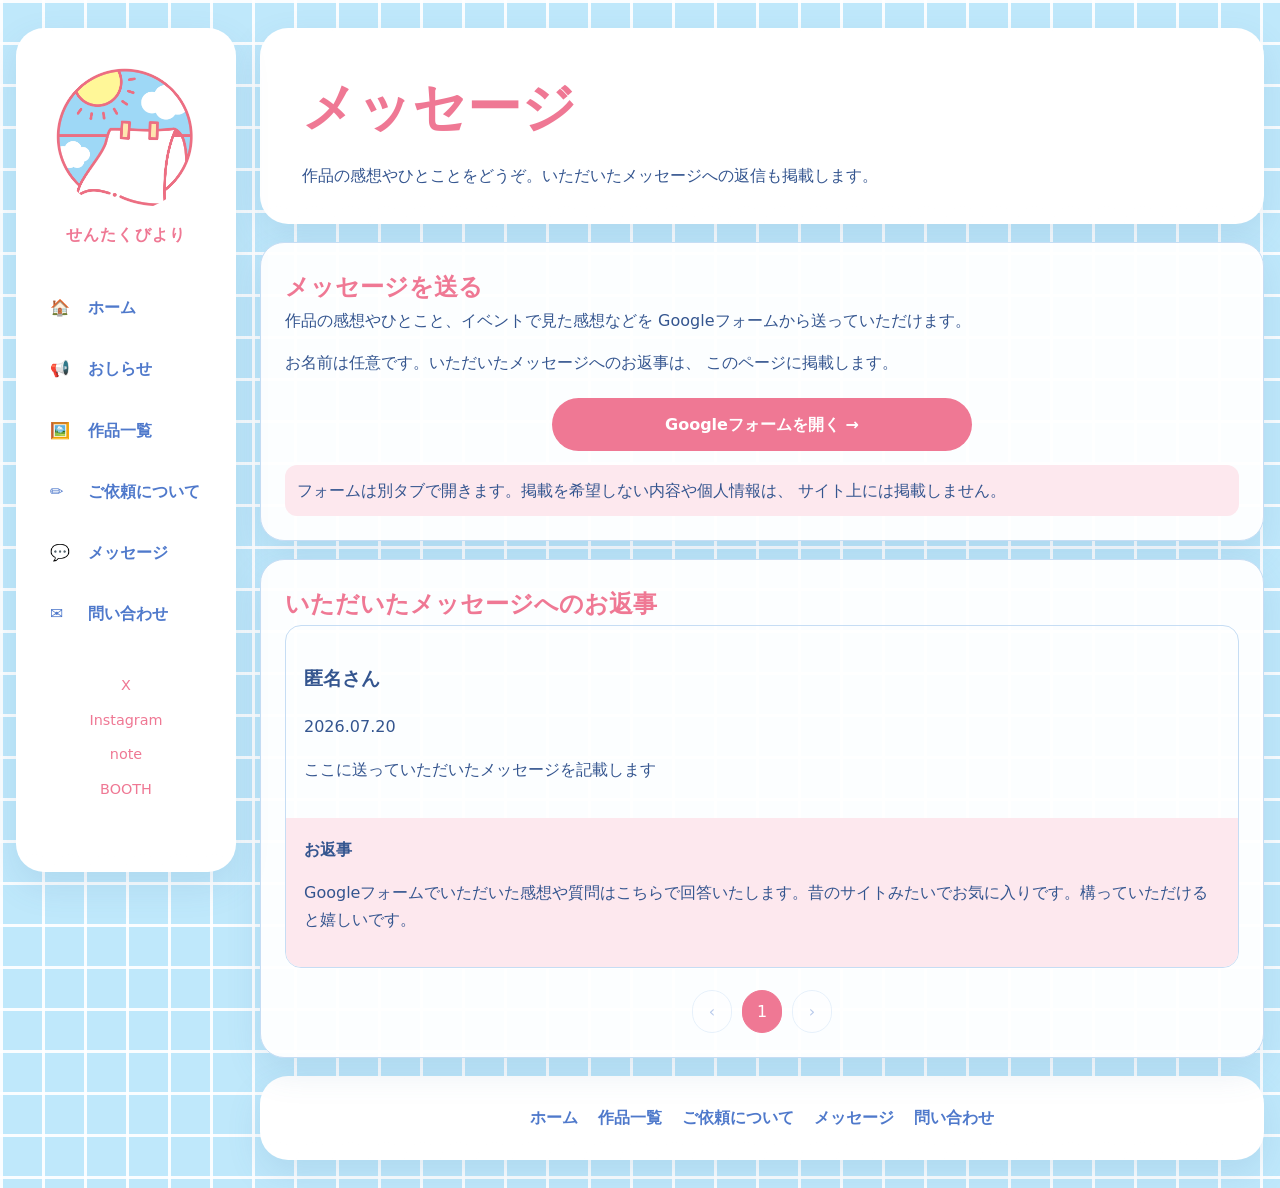
<file: guestbook.html>
<!doctype html>
<html lang="ja">
<head>
  <meta charset="utf-8">
  <meta name="viewport" content="width=device-width, initial-scale=1">
  <title>メッセージ｜せんたくびより</title>
  <meta name="description" content="作品への感想やメッセージを送れるゲストブックです。">
  <link rel="stylesheet" href="styles.css?v=9">
</head>
<body>
  <a class="skip-link" href="#main">本文へ移動</a>

  <div class="site-shell">

    <aside class="sidebar scallop-panel">
      <a class="brand-block" href="index.html">
        <img src="assets/brand-logo.png" alt="せんたくびよりのロゴ">
        <span class="brand-name">せんたくびより</span>
      </a>

      <nav class="side-nav" aria-label="メインメニュー">

        <a class="nav-home" href="index.html">🏠 <span>ホーム</span></a>
        <a class="nav-news" href="index.html#news-title">📢 <span>おしらせ</span></a>
        <a class="nav-works" href="index.html#works-title">🖼️ <span>作品一覧</span></a>
        <a class="nav-commission" href="index.html#commission">✏️ <span>ご依頼について</span></a>
        <a class="nav-guestbook" href="index.html#guestbook-title">💬 <span>メッセージ</span></a>
        <a class="nav-contact" href="mailto:sentakubiyori01@gmail.com">✉️ <span>問い合わせ</span></a>

      </nav>

      <div class="sidebar-social">
        <a href="https://x.com/haruyama3333" aria-label="X">X</a>
        <a href="https://www.instagram.com/haruyama_3333" aria-label="Instagram">Instagram</a>
        <a href="https://note.com/haruyama3333" aria-label="note">note</a>
        <a href="https://oigatuo.booth.pm/" aria-label="BOOTH">BOOTH</a>
      </div>
    </aside>

    <div class="content-column">
      <header class="subpage-hero scallop-panel">
        <h1>メッセージ</h1>
        <p>作品の感想やひとことをどうぞ。いただいたメッセージへの返信も掲載します。</p>
      </header>

      <main id="main" class="subpage-main">
        <div class="guestbook-stack">
          <section class="panel message-invite" aria-labelledby="form-title">
            <h2 id="form-title">メッセージを送る</h2>
            <p>
              作品の感想やひとこと、イベントで見た感想などを
              Googleフォームから送っていただけます。
            </p>
            <p>
              お名前は任意です。いただいたメッセージへのお返事は、
              このページに掲載します。
            </p>

            <a class="google-form-button"
               href="https://docs.google.com/forms/d/e/1FAIpQLSedOW4V_mHNqN5sh_c_A3IC-OZR1ZAeZFLhigSjHvtuf6jIUA/viewform?usp=publish-editor"
               target="_blank"
               rel="noopener noreferrer">
              Googleフォームを開く →
            </a>

            <div class="notice-box">
              フォームは別タブで開きます。掲載を希望しない内容や個人情報は、
              サイト上には掲載しません。
            </div>
          </section>

          <section class="panel" aria-labelledby="replies-title">
            <h2 id="replies-title">いただいたメッセージへのお返事</h2>

            <div class="guestbook-list" id="guestbookArchive"><p>読み込み中です…</p></div>
            <nav class="guestbook-pagination" aria-label="お返事一覧ページ">
              <button type="button" id="guestbookPrev" aria-label="前のページ">‹</button>
              <div id="guestbookPageNumbers"></div>
              <button type="button" id="guestbookNext" aria-label="次のページ">›</button>
            </nav>
          </section>
        </div>
      </main>

      <footer class="footer scallop-panel">
        <nav>
          <a href="index.html">ホーム</a>
          <a href="index.html#works-title">作品一覧</a>
          <a href="index.html#commission">ご依頼について</a>
          <a href="guestbook.html">メッセージ</a>
          <a href="mailto:sentakubiyori01@gmail.com">問い合わせ</a>
        </nav>
      </footer>
    </div>
  </div>
  <script src="site.js" defer></script>
</body>
</html>
</file>
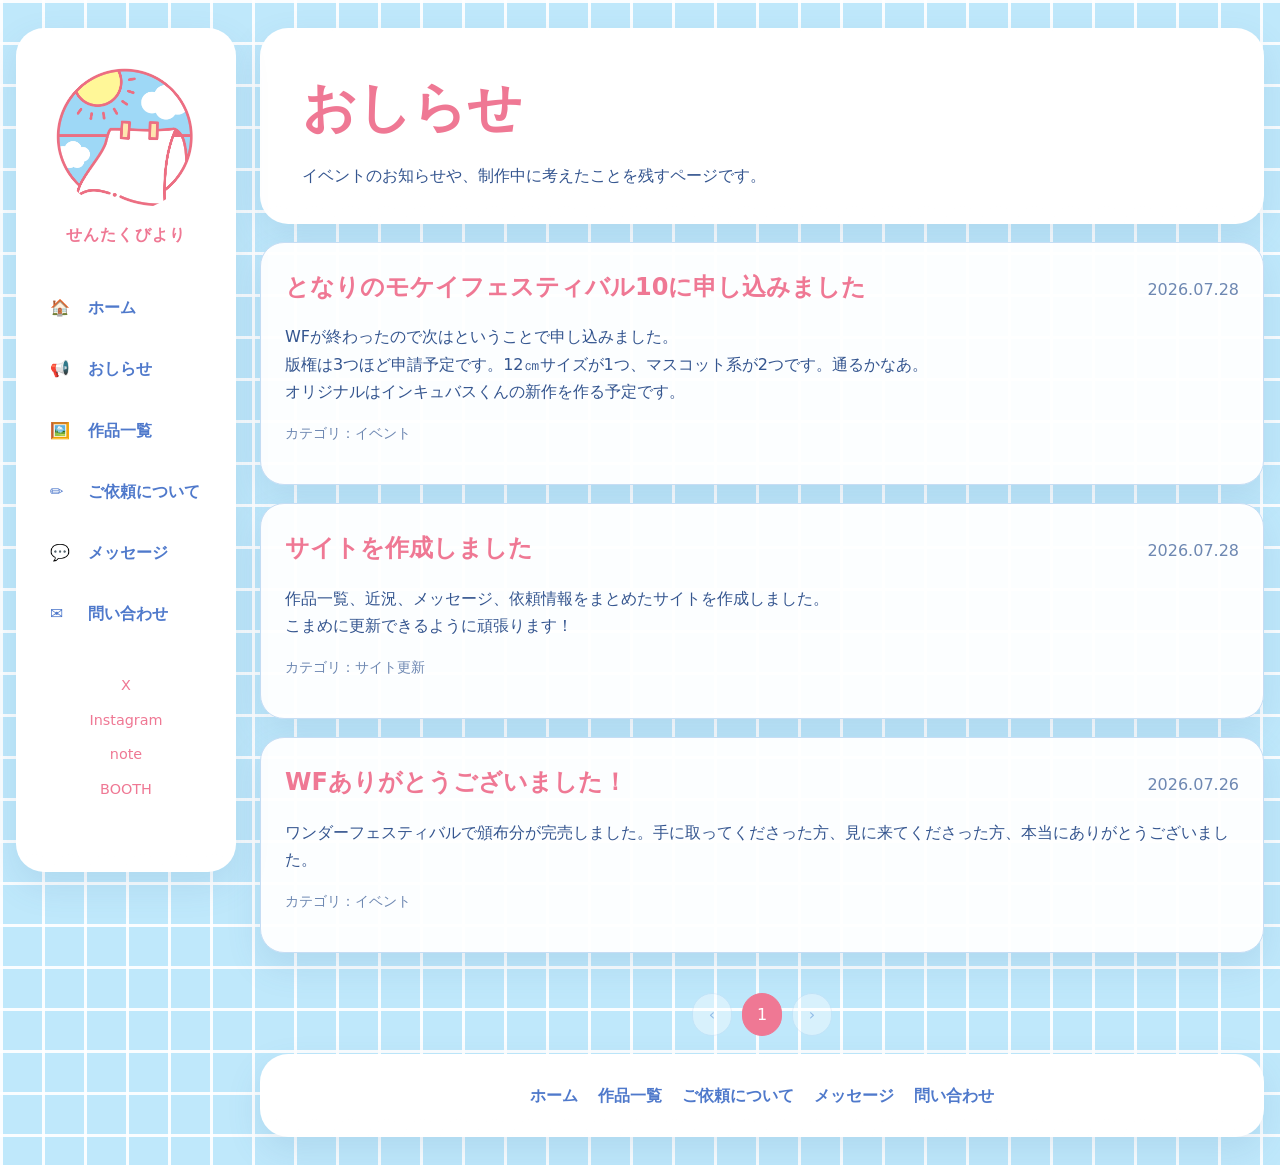
<file: news.html>
<!doctype html>
<html lang="ja">
<head>
  <meta charset="utf-8">
  <meta name="viewport" content="width=device-width, initial-scale=1">
  <title>おしらせ｜せんたくびより</title>
  <meta name="description" content="フィギュア制作のおしらせとイベント情報を掲載しています。">
  <link rel="stylesheet" href="styles.css?v=9">
</head>
<body>
  <a class="skip-link" href="#main">本文へ移動</a>

  <div class="site-shell">

    <aside class="sidebar scallop-panel">
      <a class="brand-block" href="index.html">
        <img src="assets/brand-logo.png" alt="せんたくびよりのロゴ">
        <span class="brand-name">せんたくびより</span>
      </a>

      <nav class="side-nav" aria-label="メインメニュー">

        <a class="nav-home" href="index.html">🏠 <span>ホーム</span></a>
        <a class="nav-news" href="index.html#news-title">📢 <span>おしらせ</span></a>
        <a class="nav-works" href="index.html#works-title">🖼️ <span>作品一覧</span></a>
        <a class="nav-commission" href="index.html#commission">✏️ <span>ご依頼について</span></a>
        <a class="nav-guestbook" href="index.html#guestbook-title">💬 <span>メッセージ</span></a>
        <a class="nav-contact" href="mailto:sentakubiyori01@gmail.com">✉️ <span>問い合わせ</span></a>

      </nav>

      <div class="sidebar-social">
        <a href="https://x.com/haruyama3333" aria-label="X">X</a>
        <a href="https://www.instagram.com/haruyama_3333" aria-label="Instagram">Instagram</a>
        <a href="https://note.com/haruyama3333" aria-label="note">note</a>
        <a href="https://oigatuo.booth.pm/" aria-label="BOOTH">BOOTH</a>
      </div>
    </aside>

    <div class="content-column">
      <header class="subpage-hero scallop-panel">
        <h1>おしらせ</h1>
        <p>イベントのお知らせや、制作中に考えたことを残すページです。</p>
      </header>

      <main id="main" class="subpage-main">
        <section class="archive-list" id="newsArchive" aria-label="おしらせ一覧">
          <p>読み込み中です…</p>
        </section>

        <nav class="news-pagination" aria-label="おしらせ一覧ページ">
          <button type="button" id="newsPrev" aria-label="前のページ">‹</button>
          <div id="newsPageNumbers"></div>
          <button type="button" id="newsNext" aria-label="次のページ">›</button>
        </nav>
      </main>

      <footer class="footer scallop-panel">
        <nav>
          <a href="index.html">ホーム</a>
          <a href="index.html#works-title">作品一覧</a>
          <a href="index.html#commission">ご依頼について</a>
          <a href="guestbook.html">メッセージ</a>
          <a href="mailto:sentakubiyori01@gmail.com">問い合わせ</a>
        </nav>
      </footer>
    </div>
  </div>
  <script src="site.js" defer></script>
</body>
</html>
</file>
<file: styles.css>
:root {
  --sky: #bfe8fb;
  --pink: #ef7894;
  --pink-soft: #fde8ee;
  --blue: #4f79cb;
  --blue-soft: #edf4ff;
  --ink: #34558f;
  --muted: #6e88b2;
  --line: #c6ddf4;
  --white: #fff;
  --shadow: 0 14px 35px rgba(69, 116, 166, .13);
  --radius: 24px;
}

* { box-sizing: border-box; }
html { scroll-behavior: smooth; }
body {
  margin: 0;
  color: var(--ink);
  font-family: "Hiragino Maru Gothic ProN", "Yu Gothic", system-ui, sans-serif;
  line-height: 1.7;
  background-color: var(--sky);
  background-image:
    linear-gradient(rgba(255,255,255,.92) 3px, transparent 3px),
    linear-gradient(90deg, rgba(255,255,255,.92) 3px, transparent 3px);
  background-size: 42px 42px;
}

a { color: inherit; }
img { display: block; max-width: 100%; }
button, a { font: inherit; }
button { cursor: pointer; }

.skip-link {
  position: fixed;
  top: -80px;
  left: 16px;
  z-index: 100;
  padding: 10px 14px;
  color: white;
  background: var(--ink);
  border-radius: 10px;
}
.skip-link:focus { top: 16px; }

.site-shell {
  width: min(1480px, calc(100% - 32px));
  margin: 28px auto;
  display: grid;
  grid-template-columns: 220px minmax(0, 1fr);
  gap: 24px;
}

.scallop-panel {
  background:
    radial-gradient(circle at 18px 0, transparent 17px, white 18px) top left / 36px 22px repeat-x,
    radial-gradient(circle at 18px 100%, transparent 17px, white 18px) bottom left / 36px 22px repeat-x,
    white;
  border-radius: 28px;
  box-shadow: var(--shadow);
}

.sidebar {
  min-height: calc(100vh - 56px);
  padding: 38px 20px 28px;
  position: sticky;
  top: 28px;
  align-self: start;
}

.brand-block {
  display: grid;
  justify-items: center;
  gap: 10px;
  text-decoration: none;
}
.brand-block img {
  width: 145px;
  aspect-ratio: 1;
  object-fit: cover;
  border-radius: 50%;
}
.brand-name {
  color: var(--pink);
  font-weight: 800;
  letter-spacing: .08em;
}

.side-nav {
  display: grid;
  gap: 10px;
  margin: 34px 0;
}
.side-nav a {
  display: grid;
  grid-template-columns: 28px 1fr;
  align-items: center;
  gap: 10px;
  padding: 12px 14px;
  color: var(--blue);
  text-decoration: none;
  font-weight: 700;
  border-radius: 14px;
}
.side-nav a:hover,
.side-nav a.is-current {
  color: var(--pink);
  background: linear-gradient(90deg, var(--pink-soft), #fff);
}

.sidebar-social {
  display: grid;
  gap: 10px;
  justify-items: center;
  margin-top: 30px;
}
.sidebar-social a {
  color: var(--pink);
  text-decoration: none;
  font-size: .9rem;
}

.content-column { min-width: 0; }

.hero {
  padding: 38px 46px;
  display: flex;
  align-items: center;
  justify-content: space-between;
  gap: 28px;
}
.hero-brand {
  display: flex;
  align-items: center;
  gap: 24px;
}
.hero-brand img {
  width: 118px;
  aspect-ratio: 1;
  object-fit: cover;
  border-radius: 50%;
}
.eyebrow,
.section-kicker {
  margin: 0 0 6px;
  color: var(--pink);
  font-weight: 800;
  letter-spacing: .08em;
}
.hero h1 {
  margin: 0;
  color: var(--pink);
  font-size: clamp(2rem, 4vw, 3.5rem);
  line-height: 1.15;
}
.hero p { margin-bottom: 0; }

.hero-social {
  display: flex;
  gap: 12px;
  flex-wrap: wrap;
}
.hero-social a {
  width: 44px;
  height: 44px;
  display: grid;
  place-items: center;
  color: var(--pink);
  text-decoration: none;
  font-weight: 800;
  border: 2px solid var(--pink);
  border-radius: 50%;
  background: white;
}
.hero-social a:hover {
  color: white;
  background: var(--pink);
}

.main-stack {
  display: grid;
  gap: 18px;
  margin-top: 18px;
}
.panel {
  padding: 24px;
  background: rgba(255,255,255,.96);
  border: 1px solid var(--line);
  border-radius: var(--radius);
  box-shadow: var(--shadow);
}
.panel h2 {
  margin: 0;
  color: var(--pink);
}

.section-heading {
  display: flex;
  justify-content: space-between;
  align-items: end;
  gap: 18px;
  margin-bottom: 18px;
}
.text-link {
  color: var(--blue);
  text-decoration: none;
  font-weight: 700;
}

.news-list {
  list-style: none;
  margin: 0;
  padding: 0;
}
.news-list li {
  display: grid;
  grid-template-columns: 120px 1fr;
  gap: 16px;
  padding: 8px 0;
  border-bottom: 1px dashed var(--line);
}
.news-list li:last-child { border-bottom: 0; }
.news-list time {
  color: var(--pink);
  font-variant-numeric: tabular-nums;
}

.filter-row {
  display: flex;
  flex-wrap: wrap;
  gap: 8px;
  margin-bottom: 18px;
}
.filter-button,
.pagination button {
  padding: 7px 13px;
  color: var(--blue);
  background: white;
  border: 1px solid var(--line);
  border-radius: 999px;
}
.filter-button.is-active,
.pagination button.is-current {
  color: white;
  background: var(--pink);
  border-color: var(--pink);
}

.works-grid {
  display: grid;
  grid-template-columns: repeat(4, minmax(0, 1fr));
  gap: 18px;
}
.work-card {
  padding: 0;
  color: inherit;
  text-align: left;
  background: transparent;
  border: 0;
}
.work-card img {
  width: 100%;
  aspect-ratio: 1;
  object-fit: cover;
  background: var(--blue-soft);
  border: 1px solid var(--line);
  border-radius: 16px;
}
.work-card h3 {
  margin: 8px 0 2px;
  font-size: 1rem;
}
.work-card .meta {
  color: var(--muted);
  font-size: .84rem;
}

.pagination {
  display: flex;
  justify-content: center;
  align-items: center;
  gap: 8px;
  margin-top: 20px;
}
.pagination div {
  display: flex;
  gap: 6px;
}

.message-grid {
  display: grid;
  grid-template-columns: repeat(2, minmax(0,1fr));
  gap: 18px;
}
.message-grid article {
  padding: 18px;
  background: linear-gradient(135deg, var(--pink-soft), white);
  border-radius: 16px;
}
.message-grid footer {
  color: var(--muted);
  text-align: right;
}
.reply-box {
  margin-top: 14px;
  padding: 14px;
  background: white;
  border: 1px solid var(--line);
  border-radius: 12px;
}
.reply-box strong {
  color: var(--blue);
}
.reply-box p {
  margin-bottom: 0;
}
.message-cta {
  display: flex;
  justify-content: center;
  width: min(360px, 100%);
  margin: 18px auto 0;
  padding: 10px 16px;
  color: white;
  text-decoration: none;
  font-weight: 800;
  background: var(--pink);
  border-radius: 999px;
}

.commission-grid {
  display: grid;
  grid-template-columns: repeat(4, minmax(0,1fr));
  overflow: hidden;
  border: 1px solid var(--line);
  border-radius: 16px;
}
.commission-grid article {
  padding: 18px;
  border-right: 1px solid var(--line);
}
.commission-grid article:last-child { border-right: 0; }
.commission-grid h3 {
  margin-top: 0;
  color: var(--pink);
}
.commission-cta {
  display: flex;
  justify-content: center;
  width: min(520px, 100%);
  margin: 20px auto 0;
  padding: 12px 18px;
  color: white;
  text-decoration: none;
  font-weight: 800;
  background: var(--pink);
  border-radius: 999px;
}

.footer {
  margin-top: 18px;
  padding: 28px;
}
.footer nav {
  display: flex;
  justify-content: center;
  gap: 20px;
  flex-wrap: wrap;
}
.footer a {
  color: var(--blue);
  text-decoration: none;
  font-weight: 700;
}

/* Modal */
.work-modal {
  width: min(980px, calc(100% - 28px));
  max-height: calc(100dvh - 28px);
  padding: 0;
  border: 0;
  border-radius: 24px;
  box-shadow: 0 24px 80px rgba(13,29,64,.35);
}
.work-modal::backdrop {
  background: rgba(62,87,131,.55);
  backdrop-filter: blur(5px);
}
.modal-shell {
  position: relative;
  display: grid;
  grid-template-columns: 1.15fr .85fr;
  gap: 26px;
  max-height: calc(100dvh - 28px);
  padding: 28px;
  overflow: auto;
  background: white;
}
.modal-close {
  position: absolute;
  top: 12px;
  right: 14px;
  z-index: 2;
  width: 42px;
  height: 42px;
  color: white;
  font-size: 1.5rem;
  background: var(--pink);
  border: 0;
  border-radius: 50%;
}
.modal-main-image-wrap { position: relative; }
.modal-main-image-wrap img {
  width: 100%;
  aspect-ratio: 1;
  object-fit: cover;
  border: 1px solid var(--line);
  border-radius: 18px;
}
.carousel-arrow {
  position: absolute;
  top: 50%;
  width: 40px;
  height: 40px;
  color: var(--pink);
  font-size: 1.6rem;
  background: rgba(255,255,255,.9);
  border: 0;
  border-radius: 50%;
  translate: 0 -50%;
}
.carousel-arrow.left { left: 12px; }
.carousel-arrow.right { right: 12px; }

.thumbnail-row {
  display: grid;
  grid-template-columns: repeat(6, 1fr);
  gap: 8px;
  margin-top: 10px;
}
.thumbnail-row button {
  padding: 0;
  background: transparent;
  border: 2px solid transparent;
  border-radius: 10px;
}
.thumbnail-row button.is-active { border-color: var(--pink); }
.thumbnail-row img {
  aspect-ratio: 1;
  object-fit: cover;
  border-radius: 8px;
}
.image-indicators {
  display: flex;
  justify-content: center;
  gap: 7px;
  margin-top: 10px;
}
.image-indicators span {
  width: 8px;
  height: 8px;
  background: #cbdcf0;
  border-radius: 50%;
}
.image-indicators span.is-active { background: var(--pink); }

.modal-title-row {
  display: flex;
  justify-content: space-between;
  align-items: start;
  gap: 16px;
}
.modal-copy h2 { color: var(--pink); }
.tag {
  padding: 6px 11px;
  color: var(--pink);
  background: var(--pink-soft);
  border-radius: 999px;
}
.spec-list {
  display: grid;
  gap: 7px;
}
.spec-list div {
  display: grid;
  grid-template-columns: 70px 1fr;
  padding: 6px 0;
  border-bottom: 1px dashed var(--line);
}
.spec-list dd { margin: 0; }
.timeline { padding-left: 1.2rem; }
.timeline time {
  margin-right: 10px;
  color: var(--muted);
}

/* Sub pages */
.subpage-header,
.page-hero,
.archive-entry,
.guestbook-layout .panel,
.site-footer {
  background: rgba(255,255,255,.96);
  border: 1px solid var(--line);
  border-radius: var(--radius);
  box-shadow: var(--shadow);
}
.subpage-header {
  width: min(1100px, calc(100% - 32px));
  margin: 28px auto 14px;
  padding: 18px 24px;
  display: flex;
  justify-content: space-between;
}
.subpage-header a {
  text-decoration: none;
  font-weight: 700;
}
main.container,
.site-footer.container {
  width: min(1100px, calc(100% - 32px));
  margin-inline: auto;
}
.page-hero {
  padding: 28px;
  margin-bottom: 16px;
}
.archive-list {
  display: grid;
  gap: 16px;
}
.archive-entry { padding: 24px; }
.archive-entry header {
  display: flex;
  justify-content: space-between;
  gap: 16px;
}
.archive-entry h2 { color: var(--pink); }
.archive-entry img {
  width: min(360px,100%);
  aspect-ratio:1;
  object-fit:cover;
  border-radius:16px;
}
.guestbook-layout {
  display:grid;
  grid-template-columns:.9fr 1.1fr;
  gap:16px;
}
.guestbook-layout .panel { padding:24px; }
.message-form label {
  display:grid;
  gap:6px;
  margin-bottom:14px;
  font-weight:700;
}
.message-form input,
.message-form textarea {
  width:100%;
  padding:12px;
  border:1px solid var(--line);
  border-radius:12px;
}
.message-form textarea { min-height:150px; }
.submit-button {
  padding:11px 18px;
  color:white;
  background:var(--pink);
  border:0;
  border-radius:999px;
}
.notice-box {
  margin-top:14px;
  padding:12px;
  background:var(--pink-soft);
  border-radius:12px;
}
.guestbook-list {
  display:grid;
  gap:14px;
}
.guestbook-entry {
  overflow:hidden;
  border:1px solid var(--line);
  border-radius:16px;
}
.guestbook-message,
.guestbook-reply { padding:18px; }
.guestbook-reply { background:var(--pink-soft); }
.site-footer.container {
  margin-top:16px;
  margin-bottom:28px;
  padding:18px 22px;
}

@media (max-width: 1100px) {
  .site-shell { grid-template-columns: 200px minmax(0,1fr); }
  .works-grid { grid-template-columns: repeat(3, minmax(0,1fr)); }
}

@media (max-width: 860px) {
  .site-shell { display: block; }
  .sidebar {
    min-height: auto;
    position: static;
    margin-bottom: 18px;
  }
  .brand-block {
    grid-template-columns: 74px 1fr;
    justify-items: start;
    align-items: center;
  }
  .brand-block img { width: 74px; }
  .side-nav {
    grid-template-columns: repeat(3,1fr);
    margin: 20px 0;
  }
  .side-nav a {
    grid-template-columns: 1fr;
    text-align: center;
  }
  .hero {
    align-items: flex-start;
  }
  .message-grid,
  .guestbook-layout {
    grid-template-columns: 1fr;
  }
}

@media (max-width: 620px) {
  .site-shell {
    width: min(100% - 16px, 1480px);
    margin: 10px auto;
  }
  .sidebar,
  .hero,
  .panel {
    padding: 18px;
  }
  .side-nav {
    grid-template-columns: repeat(2,1fr);
  }
  .hero {
    display: grid;
  }
  .hero-brand img {
    width: 82px;
  }
  .hero-social {
    justify-content: flex-start;
  }
  .works-grid {
    grid-template-columns: repeat(2, minmax(0,1fr));
  }
  .commission-grid {
    grid-template-columns: 1fr;
  }
  .commission-grid article {
    border-right: 0;
    border-bottom: 1px solid var(--line);
  }
  .modal-shell {
    grid-template-columns: 1fr;
    padding: 18px;
  }
  .thumbnail-row {
    grid-template-columns: repeat(3,1fr);
  }
}


/* v3: subpage common shell and stronger responsive behavior */
.subpage-hero {
  padding: 34px 42px;
}
.subpage-hero h1 {
  margin: 0;
  color: var(--pink);
  font-size: clamp(2rem, 5vw, 3.4rem);
}
.subpage-hero p {
  margin: 8px 0 0;
}
.subpage-main {
  display: grid;
  gap: 18px;
  margin-top: 18px;
}
.archive-list {
  display: grid;
  gap: 18px;
}
.archive-entry {
  padding: 24px;
  background: rgba(255,255,255,.96);
  border: 1px solid var(--line);
  border-radius: var(--radius);
  box-shadow: var(--shadow);
}
.archive-entry header {
  display: flex;
  justify-content: space-between;
  align-items: baseline;
  gap: 16px;
}
.archive-entry h2 {
  margin: 0;
  color: var(--pink);
}
.archive-entry time {
  color: var(--muted);
  font-variant-numeric: tabular-nums;
}
.archive-entry img {
  width: min(420px, 100%);
  aspect-ratio: 1;
  object-fit: cover;
  margin: 18px 0;
  border-radius: 16px;
  border: 1px solid var(--line);
}
.entry-meta {
  color: var(--muted);
  font-size: .9rem;
}

@media (max-width: 860px) {
  .site-shell {
    width: min(100% - 20px, 1480px);
    display: block;
    margin: 10px auto 24px;
  }

  .sidebar {
    min-height: auto;
    position: static;
    top: auto;
    margin-bottom: 16px;
    padding: 18px;
  }

  .brand-block {
    grid-template-columns: 64px 1fr;
    justify-items: start;
    align-items: center;
  }

  .brand-block img {
    width: 64px;
  }

  .side-nav {
    grid-template-columns: repeat(3, minmax(0, 1fr));
    gap: 8px;
    margin: 18px 0;
  }

  .side-nav a {
    grid-template-columns: 1fr;
    justify-items: center;
    min-width: 0;
    padding: 10px 6px;
    text-align: center;
    font-size: .9rem;
  }

  .sidebar-social {
    display: flex;
    justify-content: center;
    flex-wrap: wrap;
  }

  .hero,
  .subpage-hero {
    padding: 24px;
  }

  .hero {
    display: grid;
    gap: 18px;
  }

  .works-grid {
    grid-template-columns: repeat(3, minmax(0,1fr));
  }

  .message-grid,
  .guestbook-layout {
    grid-template-columns: 1fr;
  }

  .commission-grid {
    grid-template-columns: repeat(2, minmax(0,1fr));
  }
}

@media (max-width: 620px) {
  body {
    background-size: 28px 28px;
  }

  .site-shell {
    width: min(100% - 12px, 1480px);
    margin-top: 6px;
  }

  .sidebar,
  .hero,
  .subpage-hero,
  .panel,
  .archive-entry {
    padding: 16px;
    border-radius: 18px;
  }

  .brand-block {
    grid-template-columns: 52px 1fr;
  }

  .brand-block img {
    width: 52px;
  }

  .side-nav {
    grid-template-columns: repeat(2, minmax(0,1fr));
  }

  .side-nav a {
    font-size: .84rem;
    line-height: 1.35;
  }

  .hero-brand {
    align-items: flex-start;
    gap: 14px;
  }

  .hero-brand img {
    width: 72px;
    flex: 0 0 72px;
  }

  .hero h1 {
    font-size: 1.9rem;
  }

  .hero-social a {
    width: 40px;
    height: 40px;
  }

  .section-heading,
  .archive-entry header {
    display: grid;
    gap: 6px;
    align-items: start;
  }

  .news-list li {
    grid-template-columns: 1fr;
    gap: 0;
  }

  .works-grid {
    grid-template-columns: repeat(2, minmax(0,1fr));
    gap: 12px;
  }

  .work-card h3 {
    font-size: .9rem;
  }

  .message-grid {
    grid-template-columns: 1fr;
  }

  .commission-grid {
    grid-template-columns: 1fr;
  }

  .commission-grid article {
    border-right: 0;
    border-bottom: 1px solid var(--line);
  }

  .commission-grid article:last-child {
    border-bottom: 0;
  }

  .footer {
    padding: 18px 14px;
  }

  .footer nav {
    gap: 10px 14px;
  }

  .footer a {
    font-size: .86rem;
  }

  .modal-shell {
    grid-template-columns: 1fr;
    padding: 14px;
  }

  .thumbnail-row {
    grid-template-columns: repeat(3, 1fr);
  }
}


.form-status {
  min-height: 1.5em;
  margin: 12px 0 0;
  color: var(--blue);
  font-weight: 700;
}
.load-error {
  padding: 16px;
  color: #9a3e55;
  background: var(--pink-soft);
  border: 1px solid var(--pink);
  border-radius: 12px;
}


.message-invite {
  align-self: start;
}

.message-invite p {
  margin: 0 0 14px;
}

.google-form-button {
  display: flex;
  justify-content: center;
  align-items: center;
  width: min(420px, 100%);
  margin: 22px auto 0;
  padding: 13px 18px;
  color: white;
  text-decoration: none;
  font-weight: 800;
  background: var(--pink);
  border-radius: 999px;
  transition: transform .2s ease, opacity .2s ease;
}

.google-form-button:hover,
.google-form-button:focus-visible {
  transform: translateY(-2px);
  opacity: .92;
}

@media (max-width: 620px) {
  .google-form-button {
    width: 100%;
  }
}


/* v6: メッセージ送信を上段、お返事一覧を下段へ */
.guestbook-stack {
  display: grid;
  gap: 18px;
}

.guestbook-stack > .panel {
  width: 100%;
}

.message-invite {
  align-self: auto;
}

.guestbook-pagination {
  display: flex;
  justify-content: center;
  align-items: center;
  gap: 10px;
  margin-top: 22px;
}

.guestbook-pagination > div {
  display: flex;
  flex-wrap: wrap;
  justify-content: center;
  gap: 7px;
}

.guestbook-pagination button {
  min-width: 40px;
  min-height: 40px;
  padding: 7px 12px;
  color: var(--blue);
  background: white;
  border: 1px solid var(--line);
  border-radius: 999px;
}

.guestbook-pagination button:hover,
.guestbook-pagination button:focus-visible {
  color: var(--pink);
  border-color: var(--pink);
}

.guestbook-pagination button.is-current {
  color: white;
  background: var(--pink);
  border-color: var(--pink);
}

.guestbook-pagination button:disabled {
  opacity: .4;
  cursor: not-allowed;
}

@media (max-width: 620px) {
  .guestbook-pagination {
    gap: 6px;
  }

  .guestbook-pagination button {
    min-width: 36px;
    min-height: 36px;
    padding: 6px 10px;
  }
}


/* v7: SNSリンクをSVGアイコンへ変更 */
.icon-socials {
  display: flex;
  align-items: center;
  justify-content: center;
  flex-wrap: wrap;
  gap: 12px;
}

.icon-socials .icon-link {
  width: 46px;
  height: 46px;
  display: grid;
  place-items: center;
  padding: 0;
  color: var(--pink);
  background: white;
  border: 2px solid var(--pink);
  border-radius: 50%;
  text-decoration: none;
  transition:
    transform .18s ease,
    background-color .18s ease,
    color .18s ease,
    box-shadow .18s ease;
}

.icon-socials .icon-link svg {
  width: 22px;
  height: 22px;
  display: block;
}

.icon-socials .icon-link:hover,
.icon-socials .icon-link:focus-visible {
  color: white;
  background: var(--pink);
  transform: translateY(-3px) scale(1.06);
  box-shadow: 0 8px 18px rgba(239, 120, 148, .28);
}

.sidebar-social.icon-socials {
  margin-top: 30px;
}

.hero-social.icon-socials {
  justify-content: flex-end;
}

@media (max-width: 860px) {
  .hero-social.icon-socials {
    justify-content: flex-start;
  }
}

@media (max-width: 620px) {
  .icon-socials {
    gap: 9px;
  }

  .icon-socials .icon-link {
    width: 42px;
    height: 42px;
  }

  .icon-socials .icon-link svg {
    width: 20px;
    height: 20px;
  }
}


/* v8: 近況ページを10件ごとにページ切り替え */
.news-pagination {
  display: flex;
  justify-content: center;
  align-items: center;
  gap: 10px;
  margin-top: 22px;
}

.news-pagination > div {
  display: flex;
  flex-wrap: wrap;
  justify-content: center;
  gap: 7px;
}

.news-pagination button {
  min-width: 40px;
  min-height: 40px;
  padding: 7px 12px;
  color: var(--blue);
  background: white;
  border: 1px solid var(--line);
  border-radius: 999px;
}

.news-pagination button:hover,
.news-pagination button:focus-visible {
  color: var(--pink);
  border-color: var(--pink);
}

.news-pagination button.is-current {
  color: white;
  background: var(--pink);
  border-color: var(--pink);
}

.news-pagination button:disabled {
  opacity: .4;
  cursor: not-allowed;
}

@media (max-width: 620px) {
  .news-pagination {
    gap: 6px;
  }

  .news-pagination button {
    min-width: 36px;
    min-height: 36px;
    padding: 6px 10px;
  }
}
</file>
